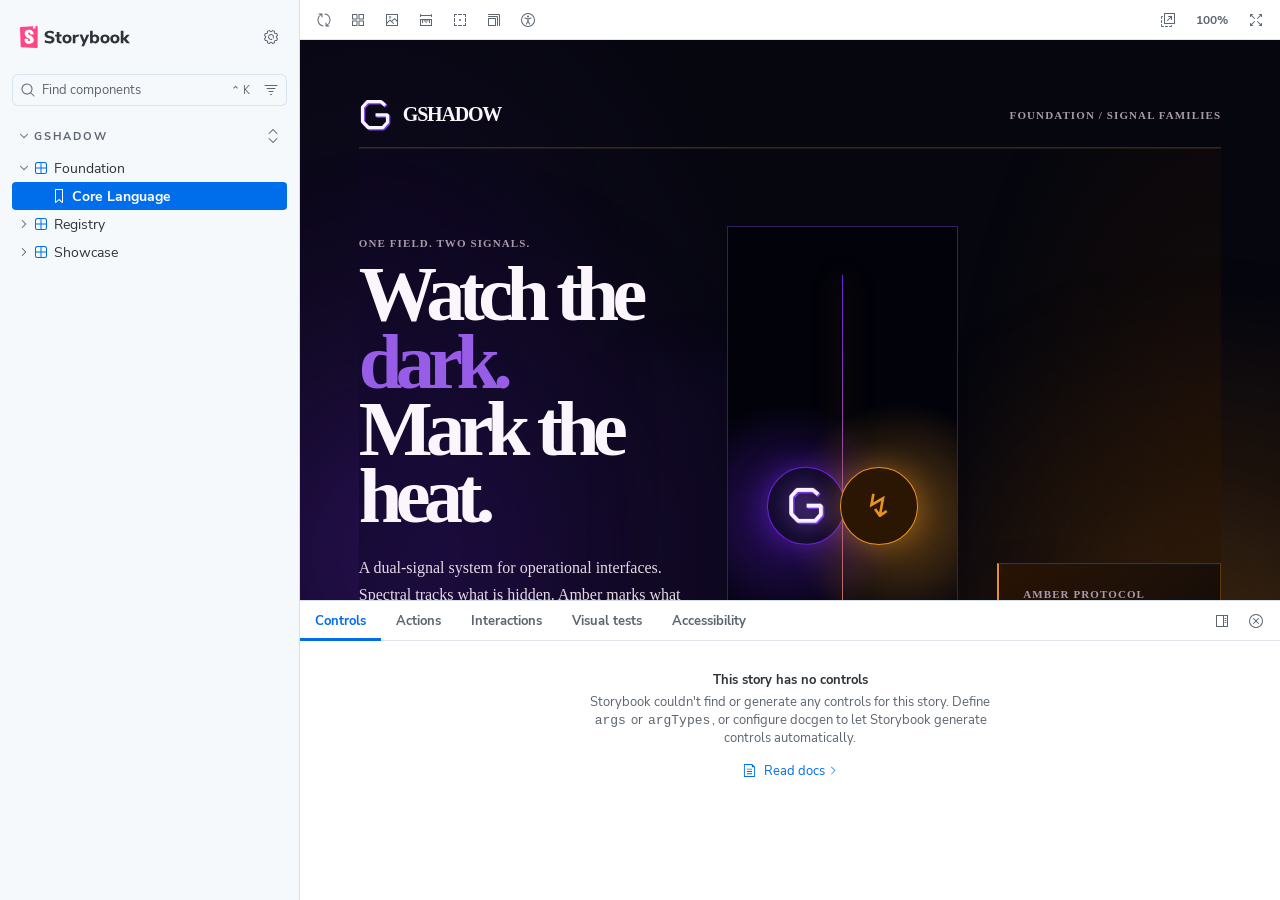
<file: index.html>
<!DOCTYPE html>
<html lang="en">
  <head>
    <meta charset="utf-8" />

    <title>storybook - Storybook</title>
    <meta name="viewport" content="width=device-width, initial-scale=1" />

    
    <link rel="icon" type="image/svg+xml" href="./favicon.svg" />
    
    <style>
      @font-face {
        font-family: 'Nunito Sans';
        font-style: normal;
        font-weight: 400;
        font-display: swap;
        src: url('./sb-common-assets/nunito-sans-regular.woff2') format('woff2');
      }

      @font-face {
        font-family: 'Nunito Sans';
        font-style: italic;
        font-weight: 400;
        font-display: swap;
        src: url('./sb-common-assets/nunito-sans-italic.woff2') format('woff2');
      }

      @font-face {
        font-family: 'Nunito Sans';
        font-style: normal;
        font-weight: 700;
        font-display: swap;
        src: url('./sb-common-assets/nunito-sans-bold.woff2') format('woff2');
      }

      @font-face {
        font-family: 'Nunito Sans';
        font-style: italic;
        font-weight: 700;
        font-display: swap;
        src: url('./sb-common-assets/nunito-sans-bold-italic.woff2') format('woff2');
      }
    </style>

    <link href="./sb-manager/runtime.js" rel="modulepreload" />

    
    <link href="./sb-addons/storybook-core-server-presets-0/common-manager-bundle.js" rel="modulepreload" />
    
    <link href="./sb-addons/chromatic-com-storybook-1/manager-bundle.js" rel="modulepreload" />
    
    <link href="./sb-addons/vitest-2/manager-bundle.js" rel="modulepreload" />
    
    <link href="./sb-addons/a11y-3/manager-bundle.js" rel="modulepreload" />
    
    <link href="./sb-addons/docs-4/manager-bundle.js" rel="modulepreload" />
      
<script>window.__CHROMATIC_STORYBOOK_ID__ = "32a76a1c33c6978cba47e3b149059f3347dac12ae5aa0d67db00686204d81b43";</script> 

    <style>
      #storybook-root[hidden] {
        display: none !important;
      }
    </style>

    
  </head>
  <body>
    <div id="root"></div>

    
    <script>
      
        
          window['FEATURES'] = {
  "actions": true,
  "argTypeTargetsV7": true,
  "babelRemoveBugfixes": false,
  "backgrounds": true,
  "changeDetection": true,
  "componentsManifest": true,
  "controls": true,
  "disallowImplicitActionsInRenderV8": true,
  "highlight": true,
  "interactions": true,
  "legacyDecoratorFileOrder": false,
  "measure": true,
  "outline": true,
  "menuOnboardingChecklist": true,
  "sidebarOnboardingChecklist": true,
  "viewport": true
};
        
      
        
          window['REFS'] = {};
        
      
        
          window['LOGLEVEL'] = "info";
        
      
        
          window['DOCS_OPTIONS'] = {
  "defaultName": "Docs"
};
        
      
        
          window['CONFIG_TYPE'] = "PRODUCTION";
        
      
        
          window['DOCGEN_STORY_PREPARED'] = false;
        
      
        
      
        
      
        
          window['TAGS_OPTIONS'] = {};
        
      
        
          window['STORYBOOK_BUILDER'] = "vite";
        
      
        
          window['STORYBOOK_FRAMEWORK'] = "react-vite";
        
      
        
          window['STORYBOOK_RENDERER'] = "react";
        
      
        
      
    </script>
    

    <script type="module">
      import './sb-manager/globals-runtime.js';

      
        import './sb-addons/storybook-core-server-presets-0/common-manager-bundle.js';
      
        import './sb-addons/chromatic-com-storybook-1/manager-bundle.js';
      
        import './sb-addons/vitest-2/manager-bundle.js';
      
        import './sb-addons/a11y-3/manager-bundle.js';
      
        import './sb-addons/docs-4/manager-bundle.js';
      

      import './sb-manager/runtime.js';
    </script>
  </body>
</html>
</file>
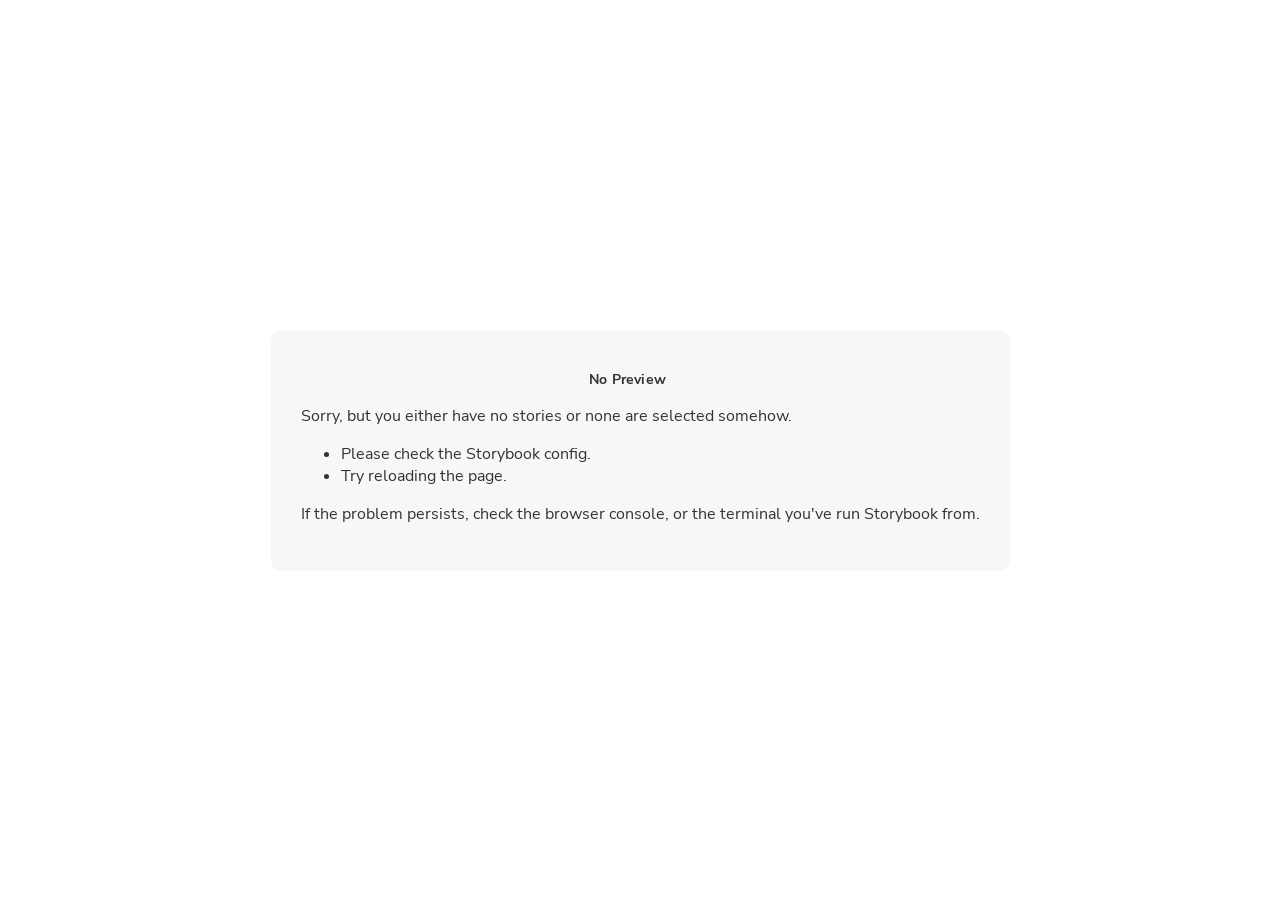
<file: iframe.html>
<!doctype html>
<!--suppress HtmlUnknownTarget -->
<html lang="en">
  <head><script type="module" src="./vite-inject-mocker-entry.js"></script>
    <meta charset="utf-8" />
    <title>Storybook</title>
    <meta name="viewport" content="width=device-width, initial-scale=1" />

    <style>
      @font-face {
        font-family: 'Nunito Sans';
        font-style: normal;
        font-weight: 400;
        font-display: swap;
        src: url('./sb-common-assets/nunito-sans-regular.woff2') format('woff2');
      }

      @font-face {
        font-family: 'Nunito Sans';
        font-style: italic;
        font-weight: 400;
        font-display: swap;
        src: url('./sb-common-assets/nunito-sans-italic.woff2') format('woff2');
      }

      @font-face {
        font-family: 'Nunito Sans';
        font-style: normal;
        font-weight: 700;
        font-display: swap;
        src: url('./sb-common-assets/nunito-sans-bold.woff2') format('woff2');
      }

      @font-face {
        font-family: 'Nunito Sans';
        font-style: italic;
        font-weight: 700;
        font-display: swap;
        src: url('./sb-common-assets/nunito-sans-bold-italic.woff2') format('woff2');
      }
    </style>

    <script>
      window.CONFIG_TYPE = 'PRODUCTION';
      window.LOGLEVEL = 'info';
      window.FRAMEWORK_OPTIONS = {};
      window.CHANNEL_OPTIONS = {};
      window.FEATURES = {"actions":true,"argTypeTargetsV7":true,"babelRemoveBugfixes":false,"backgrounds":true,"changeDetection":true,"componentsManifest":true,"controls":true,"disallowImplicitActionsInRenderV8":true,"highlight":true,"interactions":true,"legacyDecoratorFileOrder":false,"measure":true,"outline":true,"menuOnboardingChecklist":true,"sidebarOnboardingChecklist":true,"viewport":true};
      window.STORIES = [{"titlePrefix":"","directory":"./stories","files":"**/*.mdx","importPathMatcher":"^\\.[\\\\/](?:stories(?:\\/(?!\\.)(?:(?:(?!(?:^|\\/)\\.).)*?)\\/|\\/|$)(?!\\.)(?=.)[^/]*?\\.mdx)$"},{"titlePrefix":"","directory":"./stories","files":"**/*.stories.@(js|jsx|mjs|ts|tsx)","importPathMatcher":"^\\.[\\\\/](?:stories(?:\\/(?!\\.)(?:(?:(?!(?:^|\\/)\\.).)*?)\\/|\\/|$)(?!\\.)(?=.)[^/]*?\\.stories\\.(js|jsx|mjs|ts|tsx))$"}];
      window.DOCS_OPTIONS = {"defaultName":"Docs"};
      window.TAGS_OPTIONS = {};

      

      // We do this so that "module && module.hot" etc. in Storybook source code
      // doesn't fail (it will simply be disabled)
      window.module = undefined;
      window.global = window;
    </script>
    <base target="_parent" />

<style>
  /* While we aren't showing the main block yet, but still preparing, we want everything the user has rendered, which may or may not be in #storybook-root, to be display none */
  .sb-show-preparing-story:not(.sb-show-main) > :not(.sb-preparing-story) {
    display: none;
  }

  .sb-show-preparing-docs:not(.sb-show-main) > :not(.sb-preparing-docs) {
    display: none;
  }

  /* Hide our own blocks when we aren't supposed to be showing them */
  :not(.sb-show-preparing-story) > .sb-preparing-story,
  :not(.sb-show-preparing-docs) > .sb-preparing-docs,
  :not(.sb-show-nopreview) > .sb-nopreview,
  :not(.sb-show-errordisplay) > .sb-errordisplay {
    display: none;
  }

  .sb-show-main.sb-main-centered {
    margin: 0;
    display: flex;
    align-items: center;
    min-height: 100vh;
  }

  .sb-show-main.sb-main-centered #storybook-root {
    box-sizing: border-box;
    margin: auto;
    padding: 1rem;
    max-height: 100%;
    /* Hack for centering correctly in IE11 */
  }

  /* Vertical centering fix for IE11 */
  @media screen and (-ms-high-contrast: none), (-ms-high-contrast: active) {
    .sb-show-main.sb-main-centered:after {
      content: '';
      min-height: inherit;
      font-size: 0;
    }
  }

  .sb-show-main.sb-main-fullscreen {
    margin: 0;
    padding: 0;
    display: block;
  }

  .sb-show-main.sb-main-padded {
    margin: 0;
    padding: 1rem;
    display: block;
    box-sizing: border-box;
  }

  .sb-wrapper {
    position: fixed;
    top: 0;
    bottom: 0;
    left: 0;
    right: 0;
    box-sizing: border-box;

    padding: 40px;
    font-family:
      'Nunito Sans',
      -apple-system,
      '.SFNSText-Regular',
      'San Francisco',
      BlinkMacSystemFont,
      'Segoe UI',
      'Helvetica Neue',
      Helvetica,
      Arial,
      sans-serif;
    -webkit-font-smoothing: antialiased;
    overflow: auto;
  }

  @media (max-width: 700px) {
    .sb-wrapper {
      padding: 20px;
    }
  }

  @media (max-width: 500px) {
    .sb-wrapper {
      padding: 10px;
    }
  }

  .sb-heading {
    font-size: 14px;
    font-weight: 600;
    letter-spacing: 0.2px;
    margin: 10px 0;
    padding-right: 25px;
  }

  .sb-nopreview {
    display: flex;
    align-content: center;
    justify-content: center;
    box-sizing: border-box;
  }

  .sb-nopreview_main {
    margin: auto;
    padding: 30px;
    border-radius: 10px;
    background: rgb(247, 247, 247);
    color: rgb(46, 52, 56);
  }

  .sb-nopreview_main * {
    background: rgb(247, 247, 247);
    color: rgb(46, 52, 56);
  }

  .sb-nopreview_heading {
    text-align: center;
  }

  .sb-errordisplay {
    background: #f6f9fc;
    color: black;
    z-index: 999999;
    width: 100vw;
    min-height: 100vh;
    box-sizing: border-box;
  }

  .sb-errordisplay_main {
    margin: auto;
    padding: 24px;
    display: flex;
    box-sizing: border-box;

    flex-direction: column;
    min-height: 100%;
    width: 100%;
    border-radius: 6px;
    background: white;
    color: black;
    border: 1px solid #ff0000;
    box-shadow: 0 0 64px rgba(0, 0, 0, 0.1);
    gap: 24px;
  }

  .sb-errordisplay_main ol {
    padding-left: 18px;
    margin: 0;
  }

  /* Redefine colors to ensure readability regardless of user-provided * selectors. */
  .sb-errordisplay_main * {
    background: white;
    color: black;
  }

  /* Exclude error code block from the universal reset to preserve ANSI colors and dark theme */
  .sb-errordisplay_main .sb-errordisplay_code,
  .sb-errordisplay_main .sb-errordisplay_code * {
    background: #242424;
    color: #c6c6c6;
  }

  .sb-errordisplay_main h1 {
    font-family: inherit;
    font-size: 22px;
    font-weight: 400;
    line-height: 30px;
    margin: 0;
  }

  .sb-errordisplay_main h1::before {
    content: '';
    display: inline-block;
    width: 12px;
    height: 12px;
    background: #ff4400;
    border-radius: 50%;
    margin-right: 8px;
  }

  .sb-errordisplay_main p,
  .sb-errordisplay_main ol {
    font-family: inherit;
    font-size: 14px;
    font-weight: 400;
    line-height: 19px;
    margin: 0;
  }

  .sb-errordisplay_main li + li {
    margin: 0;
    padding: 0;
    padding-top: 12px;
  }

  .sb-errordisplay_main a {
    color: currentColor;
  }

  .sb-errordisplay_main .sb-errordisplay_code {
    padding: 10px;
    flex: 1;
    background: #242424;
    color: #c6c6c6;
    box-sizing: border-box;

    font-size: 14px;
    font-weight: 400;
    line-height: 19px;
    border-radius: 4px;

    font-family:
      'Operator Mono', 'Fira Code Retina', 'Fira Code', 'FiraCode-Retina', 'Andale Mono',
      'Lucida Console', Consolas, Monaco, monospace;
    margin: 0;
    overflow: auto;
  }

  .sb-errordisplay_main .sb-errordisplay_code code {
    background-color: inherit;
    color: inherit;
  }

  .sb-errordisplay_main .sb-errordisplay_code {
    white-space: pre-wrap;
  }

  @-webkit-keyframes sb-rotate360 {
    from {
      transform: rotate(0deg);
    }

    to {
      transform: rotate(360deg);
    }
  }

  @keyframes sb-rotate360 {
    from {
      transform: rotate(0deg);
    }

    to {
      transform: rotate(360deg);
    }
  }

  @-webkit-keyframes sb-glow {
    0%,
    100% {
      opacity: 1;
    }

    50% {
      opacity: 0.4;
    }
  }

  @keyframes sb-glow {
    0%,
    100% {
      opacity: 1;
    }

    50% {
      opacity: 0.4;
    }
  }

  /* We display the preparing loaders *over* the rendering story */
  .sb-preparing-story,
  .sb-preparing-docs {
    background-color: white;
    /* Maximum possible z-index. It would be better to use stacking contexts to ensure it's always
    on top, but this isn't possible as it would require making CSS changes that could affect user code */
    z-index: 2147483647;
  }

  .sb-loader {
    -webkit-animation: sb-rotate360 0.7s linear infinite;
    animation: sb-rotate360 0.7s linear infinite;
    border-color: rgba(97, 97, 97, 0.29);
    border-radius: 50%;
    border-style: solid;
    border-top-color: #646464;
    border-width: 2px;
    display: inline-block;
    height: 32px;
    left: 50%;
    margin-left: -16px;
    margin-top: -16px;
    mix-blend-mode: difference;
    overflow: hidden;
    position: absolute;
    top: 50%;
    transition: all 200ms ease-out;
    vertical-align: top;
    width: 32px;
    z-index: 4;
  }

  .sb-previewBlock {
    background: #fff;
    border: 1px solid rgba(0, 0, 0, 0.1);
    border-radius: 4px;
    box-shadow: rgba(0, 0, 0, 0.1) 0 1px 3px 0;
    margin: 25px auto 40px;
    max-width: 600px;
  }

  .sb-previewBlock_header {
    align-items: center;
    box-shadow: rgba(0, 0, 0, 0.1) 0 -1px 0 0 inset;
    display: flex;
    gap: 14px;
    height: 40px;
    padding: 0 12px;
  }

  .sb-previewBlock_icon {
    -webkit-animation: sb-glow 1.5s ease-in-out infinite;
    animation: sb-glow 1.5s ease-in-out infinite;
    background: #e6e6e6;
    height: 14px;
    width: 14px;
  }

  .sb-previewBlock_icon:last-child {
    margin-left: auto;
  }

  .sb-previewBlock_body {
    -webkit-animation: sb-glow 1.5s ease-in-out infinite;
    animation: sb-glow 1.5s ease-in-out infinite;
    height: 182px;
    position: relative;
  }

  .sb-argstableBlock {
    border-collapse: collapse;
    border-spacing: 0;
    font-size: 13px;
    line-height: 20px;
    margin: 25px auto 40px;
    max-width: 600px;
    text-align: left;
    width: 100%;
  }

  .sb-argstableBlock th:first-of-type,
  .sb-argstableBlock td:first-of-type {
    padding-left: 20px;
  }

  .sb-argstableBlock th:nth-of-type(2),
  .sb-argstableBlock td:nth-of-type(2) {
    width: 35%;
  }

  .sb-argstableBlock th:nth-of-type(3),
  .sb-argstableBlock td:nth-of-type(3) {
    width: 15%;
  }

  .sb-argstableBlock th:last-of-type,
  .sb-argstableBlock td:last-of-type {
    width: 25%;
    padding-right: 20px;
  }

  .sb-argstableBlock th span,
  .sb-argstableBlock td span {
    -webkit-animation: sb-glow 1.5s ease-in-out infinite;
    animation: sb-glow 1.5s ease-in-out infinite;
    background-color: rgba(0, 0, 0, 0.1);
    border-radius: 0;
    box-shadow: none;
    color: transparent;
  }

  .sb-argstableBlock th {
    padding: 10px 15px;
  }

  .sb-argstableBlock-body {
    border-radius: 4px;
    box-shadow:
      rgba(0, 0, 0, 0.1) 0 1px 3px 1px,
      rgba(0, 0, 0, 0.065) 0 0 0 1px;
  }

  .sb-argstableBlock-body tr {
    background: transparent;
    overflow: hidden;
  }

  .sb-argstableBlock-body tr:not(:first-child) {
    border-top: 1px solid #e6e6e6;
  }

  .sb-argstableBlock-body tr:first-child td:first-child {
    border-top-left-radius: 4px;
  }

  .sb-argstableBlock-body tr:first-child td:last-child {
    border-top-right-radius: 4px;
  }

  .sb-argstableBlock-body tr:last-child td:first-child {
    border-bottom-left-radius: 4px;
  }

  .sb-argstableBlock-body tr:last-child td:last-child {
    border-bottom-right-radius: 4px;
  }

  .sb-argstableBlock-body td {
    background: #fff;
    padding-bottom: 10px;
    padding-top: 10px;
    vertical-align: top;
  }

  .sb-argstableBlock-body td:not(:first-of-type) {
    padding-left: 15px;
    padding-right: 15px;
  }

  .sb-argstableBlock-body button {
    -webkit-animation: sb-glow 1.5s ease-in-out infinite;
    animation: sb-glow 1.5s ease-in-out infinite;
    background-color: rgba(0, 0, 0, 0.1);
    border: 0;
    border-radius: 0;
    box-shadow: none;
    color: transparent;
    display: inline;
    font-size: 12px;
    line-height: 1;
    padding: 10px 16px;
  }

  .sb-argstableBlock-summary {
    margin-top: 4px;
  }

  .sb-argstableBlock-code {
    margin-right: 4px;
    margin-bottom: 4px;
    padding: 2px 5px;
  }

  .sb-sr-only,
  .sb-hidden-until-focus:not(:focus) {
    position: absolute;
    width: 1px;
    height: 1px;
    padding: 0px;
    margin: -1px;
    overflow: hidden;
    clip: rect(0, 0, 0, 0);
    border: none;
  }

  .sb-hidden-until-focus {
    opacity: 0;
    transition: opacity 150ms ease-out;
  }

  .sb-hidden-until-focus:focus {
    opacity: 1;
  }
</style>

<script>
  /* globals window */
  try {
    if (window.top !== window) {
      window.__REACT_DEVTOOLS_GLOBAL_HOOK__ = window.top.__REACT_DEVTOOLS_GLOBAL_HOOK__;
      window.__VUE_DEVTOOLS_GLOBAL_HOOK__ = window.top.__VUE_DEVTOOLS_GLOBAL_HOOK__;
      window.top.__VUE_DEVTOOLS_CONTEXT__ = window.document;
    }
  } catch (e) {
    // eslint-disable-next-line no-console
    console.warn('unable to connect to top frame for connecting dev tools');
  }
</script>

    <script type="module" crossorigin src="./assets/iframe-ZLEZnBJr.js"></script>
    <link rel="modulepreload" crossorigin href="./assets/preload-helper-CCSz8wUY.js">
  </head>

  <body>
    <div class="sb-preparing-story sb-wrapper">
  <div class="sb-loader"></div>
</div>

<div class="sb-preparing-docs sb-wrapper">
  <div class="sb-previewBlock">
    <div class="sb-previewBlock_header">
      <div class="sb-previewBlock_icon"></div>
      <div class="sb-previewBlock_icon"></div>
      <div class="sb-previewBlock_icon"></div>
      <div class="sb-previewBlock_icon"></div>
    </div>
    <div class="sb-previewBlock_body">
      <div class="sb-loader"></div>
    </div>
  </div>
  <table aria-hidden="true" class="sb-argstableBlock">
    <thead class="sb-argstableBlock-head">
      <tr>
        <th><span>Name</span></th>
        <th><span>Description</span></th>
        <th><span>Default</span></th>
        <th><span>Control </span></th>
      </tr>
    </thead>
    <tbody class="sb-argstableBlock-body">
      <tr>
        <td><span>propertyName</span><span title="Required">*</span></td>
        <td>
          <div><span>This is a short description</span></div>
          <div class="sb-argstableBlock-summary">
            <div><span class="sb-argstableBlock-code">summary</span></div>
          </div>
        </td>
        <td>
          <div><span class="sb-argstableBlock-code">defaultValue</span></div>
        </td>
        <td><button>Set string</button></td>
      </tr>
      <tr>
        <td><span>propertyName</span><span>*</span></td>
        <td>
          <div><span>This is a short description</span></div>
          <div class="sb-argstableBlock-summary">
            <div><span class="sb-argstableBlock-code">summary</span></div>
          </div>
        </td>
        <td>
          <div><span class="sb-argstableBlock-code">defaultValue</span></div>
        </td>
        <td><button>Set string</button></td>
      </tr>
      <tr>
        <td><span>propertyName</span><span>*</span></td>
        <td>
          <div><span>This is a short description</span></div>
          <div class="sb-argstableBlock-summary">
            <div><span class="sb-argstableBlock-code">summary</span></div>
          </div>
        </td>
        <td>
          <div><span class="sb-argstableBlock-code">defaultValue</span></div>
        </td>
        <td><button>Set string</button></td>
      </tr>
    </tbody>
  </table>
</div>

<div class="sb-nopreview sb-wrapper">
  <div class="sb-nopreview_main">
    <h1 class="sb-nopreview_heading sb-heading">No Preview</h1>
    <p>Sorry, but you either have no stories or none are selected somehow.</p>
    <ul>
      <li>Please check the Storybook config.</li>
      <li>Try reloading the page.</li>
    </ul>
    <p>
      If the problem persists, check the browser console, or the terminal you've run Storybook from.
    </p>
  </div>
</div>

<div class="sb-errordisplay sb-wrapper">
  <div class="sb-errordisplay_main">
    <h1 id="error-message"></h1>
    <p>
      The component failed to render properly, likely due to a configuration issue in Storybook.
      Here are some common causes and how you can address them:
    </p>
    <ol>
      <li>
        <strong>Missing Context/Providers</strong>: You can use decorators to supply specific
        contexts or providers, which are sometimes necessary for components to render correctly. For
        detailed instructions on using decorators, please visit the
        <a href="https://storybook.js.org/docs/writing-stories/decorators"
          >Decorators documentation</a
        >.
      </li>
      <li>
        <strong>Misconfigured Webpack or Vite</strong>: Verify that Storybook picks up all necessary
        settings for loaders, plugins, and other relevant parameters. You can find step-by-step
        guides for configuring
        <a href="https://storybook.js.org/docs/builders/webpack">Webpack</a> or
        <a href="https://storybook.js.org/docs/builders/vite">Vite</a>
        with Storybook.
      </li>
      <li>
        <strong>Missing Environment Variables</strong>: Your Storybook may require specific
        environment variables to function as intended. You can set up custom environment variables
        as outlined in the
        <a href="https://storybook.js.org/docs/configure/environment-variables"
          >Environment Variables documentation</a
        >.
      </li>
    </ol>
    <pre class="sb-errordisplay_code"><code id="error-stack"></code></pre>
  </div>
</div>

    <div id="storybook-root"></div>
    <div id="storybook-docs"></div>
    <script>
      function __onViteAppLoadingError(event) {
        const hostname = globalThis.location.hostname;
        if (hostname !== 'localhost' && globalThis.CONFIG_TYPE === 'DEVELOPMENT') {
          const message = `Failed to load the Storybook preview file 'vite-app.js':

      It looks like you're visiting the Storybook development server on another hostname than localhost: '${hostname}', but you haven't configured the necessary security features to support this.
      Please re-run your Storybook development server with the '--host ${hostname}' flag, or manually configure your Vite allowedHosts configuration with viteFinal.

      See:`;
          const docs = [
            'https://storybook.js.org/docs/api/cli-options#dev',
            'https://storybook.js.org/docs/api/main-config/main-config-vite-final',
            'https://vite.dev/config/server-options.html#server-allowedhosts',
          ];
          console.error(`${message}\n${docs.map((doc) => `- ${doc}`).join('\n')}`);

          document.getElementById('storybook-root').innerHTML =
            `<p style="color: red; max-width: 70ch">${message.replaceAll(
              '\n',
              '<br/>'
            )}<ul>${docs.map((doc) => `<li><a href='${doc}' target='_blank'>${doc}</a></li>`).join('')}</ul></p>`;
          return;
        }
      }
    </script>
  </body>
</html>
</file>
